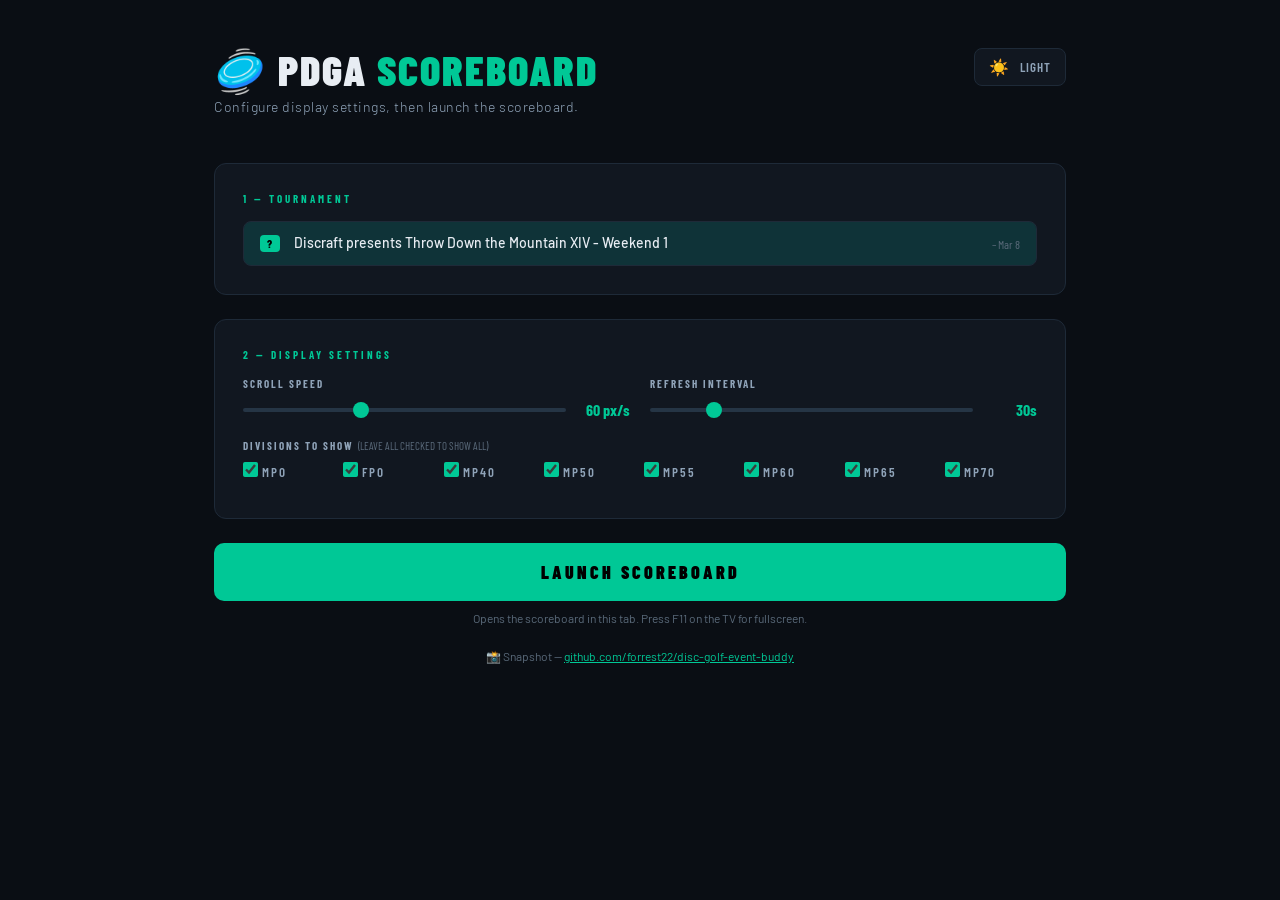
<file: docs/demo/index.html>
<!doctype html>
<html lang="en">
  <head>
    <meta charset="UTF-8" />
    <meta name="viewport" content="width=device-width, initial-scale=1.0" />
    <title>PDGA Scoreboard &mdash; Discraft presents Throw Down the Mountain XIV - Weekend 1</title>
    <link
      rel="stylesheet"
      href="theme.css"
    />
    <style>
      html, body { min-height: 100vh; }
      .page { max-width: 900px; margin: 0 auto; padding: 48px 24px 80px; }

      .header { display: flex; align-items: flex-start; justify-content: space-between; margin-bottom: 48px; }
      .header-left h1 { font-family: 'Barlow Condensed', sans-serif; font-size: 42px; font-weight: 900; letter-spacing: 2px; text-transform: uppercase; line-height: 1; color: var(--text); }
      .header-left h1 span { color: var(--accent); }
      .header-left p { margin-top: 8px; font-size: 14px; color: var(--text2); font-weight: 300; letter-spacing: 0.5px; }

      .theme-toggle { display: flex; align-items: center; gap: 10px; cursor: pointer; padding: 8px 14px; border-radius: 8px; border: 1px solid var(--border); background: var(--surface); color: var(--text2); font-family: 'Barlow Condensed', sans-serif; font-size: 13px; font-weight: 600; letter-spacing: 1px; text-transform: uppercase; transition: all 0.2s; user-select: none; }
      .theme-toggle:hover { border-color: var(--accent); color: var(--accent); }
      .theme-toggle .icon { font-size: 16px; }

      .section-title { font-family: 'Barlow Condensed', sans-serif; font-size: 11px; font-weight: 700; letter-spacing: 3px; text-transform: uppercase; color: var(--accent); margin-bottom: 16px; }
      .card { background: var(--surface); border: 1px solid var(--border); border-radius: 12px; padding: 28px; margin-bottom: 24px; transition: background 0.3s, border-color 0.3s; }

      .search-wrap { position: relative; margin-bottom: 12px; }
      .search-wrap .icon { position: absolute; left: 14px; top: 50%; transform: translateY(-50%); color: var(--muted); font-size: 16px; pointer-events: none; }
      #search { width: 100%; padding: 12px 14px 12px 42px; background: var(--surface2); border: 1px solid var(--border); border-radius: 8px; color: var(--text); font-family: 'Barlow', sans-serif; font-size: 15px; outline: none; transition: border-color 0.2s; }
      #search:focus { border-color: var(--accent); }
      #search::placeholder { color: var(--muted); }

      .tier-filters { display: flex; flex-wrap: wrap; gap: 6px; margin-bottom: 16px; }
      .tier-pill { padding: 4px 12px; border-radius: 20px; border: 1px solid var(--border); background: transparent; color: var(--text2); font-family: 'Barlow Condensed', sans-serif; font-size: 12px; font-weight: 700; letter-spacing: 1px; cursor: pointer; transition: all 0.15s; text-transform: uppercase; }
      .tier-pill:hover { border-color: var(--accent); color: var(--accent); }
      .tier-pill.active { background: var(--accent); border-color: var(--accent); color: #000; }

      #events-list { max-height: 340px; overflow-y: auto; border: 1px solid var(--border); border-radius: 8px; background: var(--card-bg); }
      #events-list::-webkit-scrollbar { width: 6px; }
      #events-list::-webkit-scrollbar-track { background: transparent; }
      #events-list::-webkit-scrollbar-thumb { background: var(--border2); border-radius: 3px; }

      .event-item { display: flex; align-items: center; padding: 12px 16px; border-bottom: 1px solid var(--border); cursor: pointer; transition: background 0.15s; gap: 14px; }
      .event-item:last-child { border-bottom: none; }
      .event-item:hover { background: var(--hover-bg); }
      .event-item.selected { background: var(--selected-bg); }
      .event-item .tier-badge { font-family: 'Barlow Condensed', sans-serif; font-size: 11px; font-weight: 800; letter-spacing: 1px; padding: 2px 7px; border-radius: 4px; background: var(--surface2); color: var(--text2); white-space: nowrap; flex-shrink: 0; }
      .event-item.selected .tier-badge { background: var(--accent); color: #000; }
      .event-item .event-info { flex: 1; min-width: 0; }
      .event-item .event-name { font-size: 14px; font-weight: 500; color: var(--text); white-space: nowrap; overflow: hidden; text-overflow: ellipsis; }
      .event-item .event-meta { font-size: 12px; color: var(--text2); margin-top: 2px; }
      .event-item .event-dates { font-family: 'Barlow Condensed', sans-serif; font-size: 12px; color: var(--muted); white-space: nowrap; flex-shrink: 0; }
      .events-loading, .events-empty { padding: 32px; text-align: center; color: var(--muted); font-size: 14px; }

      #selected-summary { display: none; margin-top: 16px; padding: 14px 18px; background: var(--selected-bg); border: 1px solid var(--accent-dim); border-radius: 8px; font-size: 14px; color: var(--text); }
      #selected-summary strong { color: var(--accent); }

      .settings-grid { display: grid; grid-template-columns: 1fr 1fr; gap: 20px; }
      @media (max-width: 560px) { .settings-grid { grid-template-columns: 1fr; } }
      .setting-group label { display: block; font-family: 'Barlow Condensed', sans-serif; font-size: 11px; font-weight: 700; letter-spacing: 2px; text-transform: uppercase; color: var(--text2); margin-bottom: 10px; }

      .slider-wrap { display: flex; align-items: center; gap: 12px; }
      input[type=range] { flex: 1; -webkit-appearance: none; height: 4px; border-radius: 2px; background: var(--border2); outline: none; }
      input[type=range]::-webkit-slider-thumb { -webkit-appearance: none; width: 16px; height: 16px; border-radius: 50%; background: var(--accent); cursor: pointer; transition: transform 0.15s; }
      input[type=range]::-webkit-slider-thumb:hover { transform: scale(1.2); }
      .slider-val { font-family: 'Barlow Condensed', sans-serif; font-size: 16px; font-weight: 700; color: var(--accent); min-width: 52px; text-align: right; }

      .div-grid { display: grid; grid-template-columns: repeat(auto-fill, minmax(90px, 1fr)); gap: 8px; }
      .div-check { display: flex; align-items: center; gap: 6px; cursor: pointer; }
      .div-check input[type=checkbox] { accent-color: var(--accent); width: 15px; height: 15px; cursor: pointer; }
      .div-check span { font-family: 'Barlow Condensed', sans-serif; font-size: 13px; font-weight: 600; color: var(--text2); }

      #launch-btn { display: block; width: 100%; padding: 18px; margin-top: 8px; background: var(--accent); color: #000; font-family: 'Barlow Condensed', sans-serif; font-size: 18px; font-weight: 900; letter-spacing: 3px; text-transform: uppercase; border: none; border-radius: 10px; cursor: pointer; transition: opacity 0.2s, transform 0.1s; }
      #launch-btn:hover:not(:disabled) { opacity: 0.9; transform: translateY(-1px); }
      #launch-btn:active:not(:disabled) { transform: translateY(0); }
      #launch-btn:disabled { opacity: 0.35; cursor: not-allowed; }
      .launch-hint { text-align: center; margin-top: 10px; font-size: 12px; color: var(--muted); }

       .snapshot-note { text-align: center; margin-top: 24px; font-size:
12px; color: var(--muted); } .snapshot-note a { color: var(--accent); } 
    </style>
  </head>
  <body>
    <div class="page">
      <div class="header">
        <div class="header-left">
          <h1>&#x1F94F; PDGA <span>Scoreboard</span></h1>
          <p>
            Configure display settings, then launch the scoreboard.
          </p>
        </div>
        <div
          class="theme-toggle"
          id="theme-toggle"
          title="Toggle dark/light mode"
        >
          <span class="icon" id="theme-icon">&#x2600;&#xFE0F;</span>
          <span id="theme-label">Light</span>
        </div>
      </div>

      <!-- Tournament section -->
      <div class="card">
        <div class="section-title">
          1 &#x2014; Tournament
        </div>
        
<div id="events-list">
  <div class="event-item selected">
    <span class="tier-badge" id="event-tier">?</span>
    <div class="event-info">
      <div class="event-name" id="event-name-el"></div>
      <div class="event-meta" id="event-meta-el"></div>
    </div>
    <span class="event-dates" id="event-dates-el"></span>
  </div>
</div>

      </div>

      <!-- Settings -->
      <div class="card">
        <div class="section-title">2 &#x2014; Display Settings</div>
        <div class="settings-grid">
          <div class="setting-group">
            <label>Scroll Speed</label>
            <div class="slider-wrap">
              <input
                type="range"
                id="scroll-speed"
                min="10"
                max="150"
                step="5"
                value="60"
              />
              <span class="slider-val" id="scroll-speed-val">60 px/s</span>
            </div>
          </div>

          <div class="setting-group">
            <label>Refresh Interval</label>
            <div class="slider-wrap">
              <input
                type="range"
                id="poll-interval"
                min="10"
                max="120"
                step="5"
                value="30"
              />
              <span class="slider-val" id="poll-interval-val">30s</span>
            </div>
          </div>

          <div class="setting-group" style="grid-column: 1 / -1">
            <label
              >Divisions to Show
              <span
                style="color: var(--muted); font-weight: 400; letter-spacing: 0"
                >(leave all checked to show all)</span
              ></label
            >
            <div class="div-grid" id="div-grid">
              
            </div>
          </div>
        </div>
      </div>

      <button
        id="launch-btn"
        
      >
        Launch Scoreboard
      </button>
      <p class="launch-hint">
        Opens the scoreboard in this tab. Press F11 on the TV for fullscreen.
      </p>
      
<p class="snapshot-note">
  &#x1F4F8; Snapshot &mdash;
  <a href="https://github.com/forrest22/disc-golf-event-buddy">github.com/forrest22/disc-golf-event-buddy</a>
</p>

    </div>

    <script src="landing.js"></script>
    <script>
      
const EVENT = {
  "tournId": "98453",
  "officialName": "Discraft presents Throw Down the Mountain XIV - Weekend 1",
  "tier": "?",
  "city": "",
  "stateProvince": "",
  "countryISO": "",
  "startDate": "",
  "endDate": "2026-03-08"
}; const DIVS = [
  {
    "code": "MPO",
    "name": "Mixed Pro Open"
  },
  {
    "code": "FPO",
    "name": "Women's Pro Open"
  },
  {
    "code": "MP40",
    "name": "Mixed Pro 40+"
  },
  {
    "code": "MP50",
    "name": "Mixed Pro 50+"
  },
  {
    "code": "MP55",
    "name": "Mixed Pro 55+"
  },
  {
    "code": "MP60",
    "name": "Mixed Pro 60+"
  },
  {
    "code": "MP65",
    "name": "Mixed Pro 65+"
  },
  {
    "code": "MP70",
    "name": "Mixed Pro 70+"
  }
];
const start = fmtDate(EVENT.startDate); const end = fmtDate(EVENT.endDate);
document.getElementById("event-tier").textContent = EVENT.tier || "?";
document.getElementById("event-name-el").textContent = EVENT.officialName || "";
document.getElementById("event-meta-el").textContent = [EVENT.city,
EVENT.stateProvince, EVENT.countryISO].filter(Boolean).join(", ");
document.getElementById("event-dates-el").textContent = start === end ? start : start + " \u2013 " + end;
renderDivisionCheckboxes(DIVS);
document.getElementById("launch-btn").addEventListener("click", () => {
Cookies.set("divisionFilter", [...divisionFilter]); window.location.href =
"scoreboard.html"; }); 
    </script>
  </body>
</html>
</file>
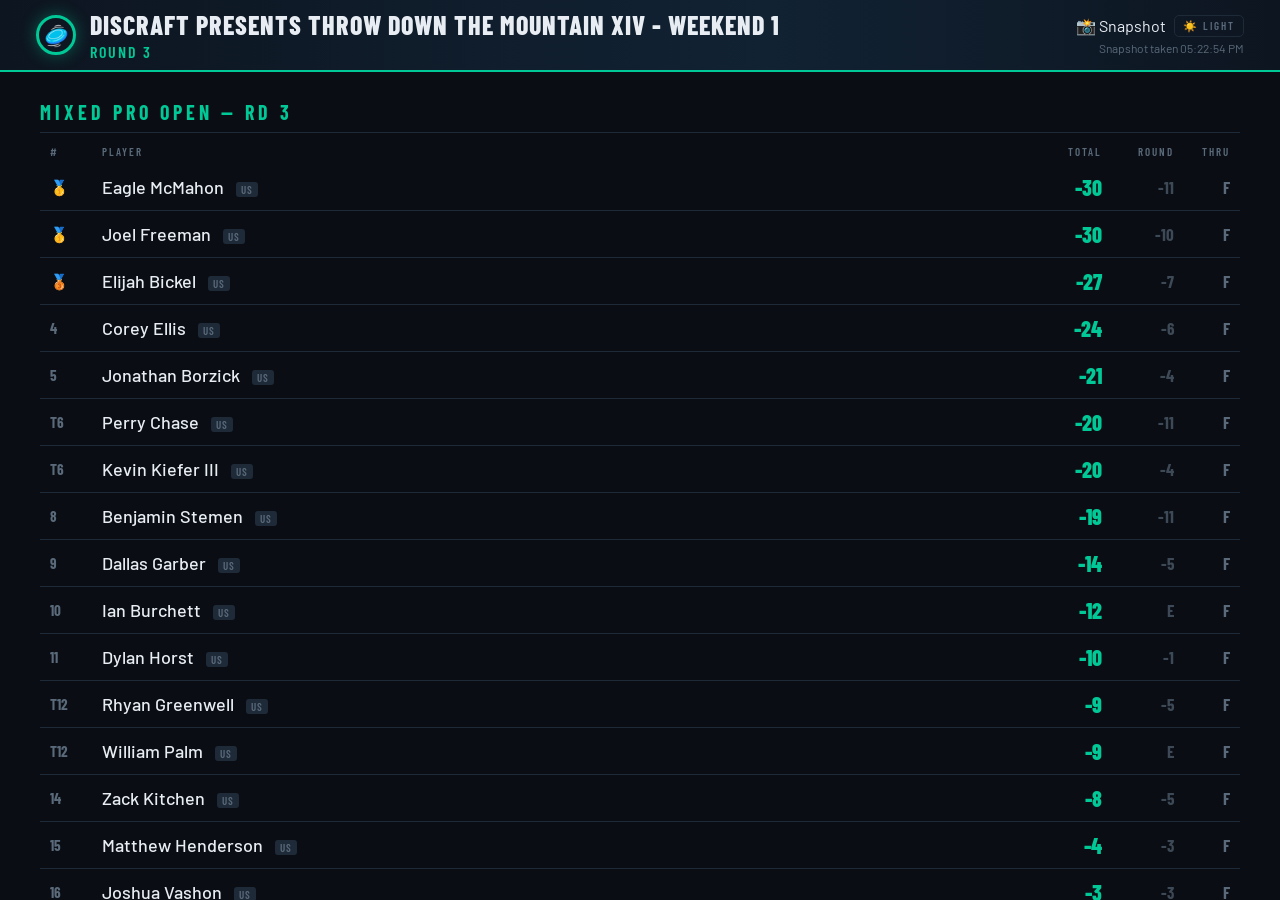
<file: docs/demo/scoreboard.html>
<!doctype html>
<html lang="en">
  <head>
    <meta charset="UTF-8" />
    <meta name="viewport" content="width=device-width, initial-scale=1.0" />
    <title>Discraft presents Throw Down the Mountain XIV - Weekend 1 -- PDGA Scoreboard Snapshot</title>
    <link
      rel="stylesheet"
      href="theme.css"
    />
    <style>
      /* ── Scoreboard-specific variables not in theme.css ── */
      :root {
        --header-h: 72px;
      }

      html,
      body {
        height: 100%;
        overflow: hidden;
      }

      /* Light mode header override */
      html.light #header {
        background: linear-gradient(90deg, #e0e8f0 0%, #d0dce8 60%, #e0e8f0 100%);
      }

      /* ── Header ── */
      #header {
        position: fixed;
        top: 0;
        left: 0;
        right: 0;
        height: var(--header-h);
        background: linear-gradient(90deg, #0d1520 0%, #112233 60%, #0d1520 100%);
        border-bottom: 2px solid var(--accent);
        display: flex;
        align-items: center;
        justify-content: space-between;
        padding: 0 36px;
        z-index: 100;
      }

      #header .logo-area {
        display: flex;
        align-items: center;
        gap: 14px;
      }

      #header .disc-icon {
        width: 40px;
        height: 40px;
        border-radius: 50%;
        border: 3px solid var(--accent);
        display: flex;
        align-items: center;
        justify-content: center;
        font-size: 20px;
        box-shadow: 0 0 16px rgba(0, 200, 150, 0.4);
      }

      #event-name {
        font-family: 'Barlow Condensed', sans-serif;
        font-size: 26px;
        font-weight: 800;
        letter-spacing: 1px;
        text-transform: uppercase;
        color: var(--text);
      }

      #event-round {
        font-family: 'Barlow Condensed', sans-serif;
        font-size: 16px;
        font-weight: 600;
        color: var(--accent);
        letter-spacing: 2px;
        text-transform: uppercase;
        margin-top: 2px;
      }

      #header .right {
        text-align: right;
      }

      /* ── Header right-top row: Live · Dark/Light · Settings ── */
      .right-top {
        display: flex;
        align-items: center;
        justify-content: flex-end;
        gap: 8px;
      }

      #live-badge {
        display: inline-flex;
        align-items: center;
        gap: 6px;
        background: var(--red);
        color: #fff;
        font-family: 'Barlow Condensed', sans-serif;
        font-size: 13px;
        font-weight: 700;
        letter-spacing: 2px;
        padding: 4px 10px;
        border-radius: 4px;
        text-transform: uppercase;
      }

      #live-badge .dot {
        width: 7px;
        height: 7px;
        background: #fff;
        border-radius: 50%;
        animation: blink 1.2s ease-in-out infinite;
      }

      @keyframes blink {

        0%,
        100% {
          opacity: 1;
        }

        50% {
          opacity: 0.2;
        }
      }

      /* Shared pill-button style for theme toggle and settings link */
      #theme-btn,
      #back-link {
        display: inline-block;
        background: none;
        border: 1px solid var(--border);
        border-radius: 5px;
        color: var(--muted);
        font-family: 'Barlow Condensed', sans-serif;
        font-size: 11px;
        font-weight: 600;
        letter-spacing: 2px;
        text-transform: uppercase;
        padding: 3px 8px;
        cursor: pointer;
        text-decoration: none;
        transition: color 0.2s, border-color 0.2s;
      }

      #theme-btn:hover,
      #back-link:hover {
        color: var(--accent);
        border-color: var(--accent);
      }

      #last-updated {
        font-size: 12px;
        color: var(--muted);
        margin-top: 4px;
      }

      #cache-badge {
        color: var(--gold);
        font-weight: 600;
        margin-right: 2px;
      }

      /* ── Scroll viewport ── */
      #scroll-viewport {
        position: fixed;
        top: var(--header-h);
        left: 0;
        right: 0;
        bottom: 0;
        overflow: hidden;
      }

      #scroll-track {
        display: flex;
        flex-direction: column;
        will-change: transform;
      }

      /* ── Division block ── */
      .division {
        padding: 28px 40px 12px;
      }

      .division-header {
        font-family: 'Barlow Condensed', sans-serif;
        font-size: 20px;
        font-weight: 700;
        letter-spacing: 4px;
        text-transform: uppercase;
        color: var(--accent);
        border-bottom: 1px solid var(--border);
        padding-bottom: 8px;
        margin-bottom: 6px;
      }

      /* ── Score table ── */
      table {
        width: 100%;
        border-collapse: collapse;
      }

      thead th {
        font-family: 'Barlow Condensed', sans-serif;
        font-size: 11px;
        font-weight: 600;
        letter-spacing: 2px;
        text-transform: uppercase;
        color: var(--muted);
        padding: 6px 10px;
        text-align: left;
      }

      thead th.num {
        text-align: right;
      }

      tbody tr {
        border-bottom: 1px solid var(--border);
        transition: background 0.2s;
      }

      tbody tr:hover {
        background: rgba(255, 255, 255, 0.03);
      }

      tbody td {
        padding: 10px 10px;
        font-size: 17px;
      }

      /* Place column */
      td.place {
        font-family: 'Barlow Condensed', sans-serif;
        font-size: 15px;
        font-weight: 700;
        width: 48px;
        color: var(--muted);
      }

      td.place.p1 {
        color: var(--gold);
      }

      td.place.p2 {
        color: var(--silver);
      }

      td.place.p3 {
        color: var(--bronze);
      }

      /* Name column */
      td.name {
        font-weight: 500;
        font-size: 18px;
      }

      /* Score column */
      td.score {
        font-family: 'Barlow Condensed', sans-serif;
        font-weight: 800;
        font-size: 22px;
        text-align: right;
        width: 90px;
      }

      td.score.under {
        color: var(--accent);
      }

      td.score.over {
        color: var(--red);
      }

      td.score.even {
        color: var(--muted);
      }

      /* Round and Thru columns — identical typography */
      td.round-score,
      td.thru {
        font-family: 'Barlow Condensed', sans-serif;
        font-weight: 700;
        font-size: 17px;
        text-align: right;
        color: var(--muted);
      }

      td.round-score {
        width: 72px;
      }

      td.thru {
        width: 56px;
      }

      td.dnf {
        color: var(--muted) !important;
        opacity: 1 !important;
      }

      /* Country badge */
      span.country {
        font-family: 'Barlow Condensed', sans-serif;
        font-size: 11px;
        font-weight: 600;
        letter-spacing: 1px;
        color: var(--muted);
        background: var(--border);
        border-radius: 3px;
        padding: 1px 5px;
        margin-left: 8px;
        vertical-align: middle;
      }

      /* ── Gap spacer between divisions ── */
      .spacer {
        height: 24px;
      }

      /* ── Loading state ── */
      #loading {
        position: fixed;
        inset: 0;
        display: flex;
        align-items: center;
        justify-content: center;
        background: var(--bg);
        font-family: 'Barlow Condensed', sans-serif;
        font-size: 24px;
        letter-spacing: 4px;
        color: var(--muted);
        text-transform: uppercase;
        z-index: 200;
      }

      /* ── Pause overlay (mouse move) ── */
      #paused-badge {
        position: fixed;
        bottom: 20px;
        right: 28px;
        background: rgba(0, 0, 0, 0.75);
        color: #a0b8cc;
        /* fixed light color — badge bg is always dark */
        font-family: 'Barlow Condensed', sans-serif;
        font-size: 13px;
        letter-spacing: 2px;
        padding: 6px 14px;
        border-radius: 4px;
        text-transform: uppercase;
        opacity: 0;
        transition: opacity 0.4s;
        pointer-events: none;
      }

      #paused-badge.visible {
        opacity: 1;
      }

        {
        % block extra_css %
      }

        {
        % endblock %
      }
    </style>
  </head>

  <body>
    <div id="loading">Loading scores…</div>

    <!-- Header -->
    <div id="header">
      <div class="logo-area">
        <div class="disc-icon">🥏</div>
        <div>
          <div id="event-name">Loading event…</div>
          <div id="event-round"></div>
        </div>
      </div>
      <div class="right">
        <div class="right-top">
          
<div id="snapshot-badge">&#x1F4F8; Snapshot</div>
<button id="theme-btn">&#x2600;&#xFE0F; Light</button>

        </div>
        <div id="last-updated">
          Snapshot taken 05:22:54 PM
        </div>
      </div>
    </div>

    <!-- Scrolling content -->
    <div id="scroll-viewport">
      <div id="scroll-track"></div>
    </div>

    <div id="paused-badge">⏸ Scroll paused</div>
    
<div id="static-banner">
    &#x1F4F8; Snapshot &middot; March 11, 2026 6:15 PM &middot; github.com/forrest22/disc-golf-event-buddy
</div>


    <script src="scoreboard.js"></script>
    <script>
      
const SCORES = {
  "tourn_id": "98453",
  "event_name": "Discraft presents Throw Down the Mountain XIV - Weekend 1",
  "event_round": "Round 3",
  "end_date": "2026-03-08",
  "last_updated": "05:22:54 PM",
  "divisions": [
    {
      "name": "Mixed Pro Open",
      "code": "MPO",
      "round": 3,
      "players": [
        {
          "place": 1,
          "place_display": "T1",
          "name": "Eagle McMahon",
          "short_name": "E. McMahon",
          "score": -30,
          "score_display": "-30",
          "round_score": "-11",
          "thru": "F",
          "country": "US",
          "rating": 1040
        },
        {
          "place": 1,
          "place_display": "T1",
          "name": "Joel Freeman",
          "short_name": "J. Freeman",
          "score": -30,
          "score_display": "-30",
          "round_score": "-10",
          "thru": "F",
          "country": "US",
          "rating": 1035
        },
        {
          "place": 3,
          "place_display": "3",
          "name": "Elijah Bickel",
          "short_name": "E. Bickel",
          "score": -27,
          "score_display": "-27",
          "round_score": "-7",
          "thru": "F",
          "country": "US",
          "rating": 1024
        },
        {
          "place": 4,
          "place_display": "4",
          "name": "Corey Ellis",
          "short_name": "C. Ellis",
          "score": -24,
          "score_display": "-24",
          "round_score": "-6",
          "thru": "F",
          "country": "US",
          "rating": 1031
        },
        {
          "place": 5,
          "place_display": "5",
          "name": "Jonathan Borzick",
          "short_name": "J. Borzick",
          "score": -21,
          "score_display": "-21",
          "round_score": "-4",
          "thru": "F",
          "country": "US",
          "rating": 1029
        },
        {
          "place": 6,
          "place_display": "T6",
          "name": "Perry Chase",
          "short_name": "P. Chase",
          "score": -20,
          "score_display": "-20",
          "round_score": "-11",
          "thru": "F",
          "country": "US",
          "rating": 997
        },
        {
          "place": 6,
          "place_display": "T6",
          "name": "Kevin Kiefer III",
          "short_name": "K. Kiefer III",
          "score": -20,
          "score_display": "-20",
          "round_score": "-4",
          "thru": "F",
          "country": "US",
          "rating": 1023
        },
        {
          "place": 8,
          "place_display": "8",
          "name": "Benjamin Stemen",
          "short_name": "B. Stemen",
          "score": -19,
          "score_display": "-19",
          "round_score": "-11",
          "thru": "F",
          "country": "US",
          "rating": 1036
        },
        {
          "place": 9,
          "place_display": "9",
          "name": "Dallas Garber",
          "short_name": "D. Garber",
          "score": -14,
          "score_display": "-14",
          "round_score": "-5",
          "thru": "F",
          "country": "US",
          "rating": 1021
        },
        {
          "place": 10,
          "place_display": "10",
          "name": "Ian Burchett",
          "short_name": "I. Burchett",
          "score": -12,
          "score_display": "-12",
          "round_score": "E",
          "thru": "F",
          "country": "US",
          "rating": 1006
        },
        {
          "place": 11,
          "place_display": "11",
          "name": "Dylan Horst",
          "short_name": "D. Horst",
          "score": -10,
          "score_display": "-10",
          "round_score": "-1",
          "thru": "F",
          "country": "US",
          "rating": 1014
        },
        {
          "place": 12,
          "place_display": "T12",
          "name": "Rhyan Greenwell",
          "short_name": "R. Greenwell",
          "score": -9,
          "score_display": "-9",
          "round_score": "-5",
          "thru": "F",
          "country": "US",
          "rating": 999
        },
        {
          "place": 12,
          "place_display": "T12",
          "name": "William Palm",
          "short_name": "W. Palm",
          "score": -9,
          "score_display": "-9",
          "round_score": "E",
          "thru": "F",
          "country": "US",
          "rating": 984
        },
        {
          "place": 14,
          "place_display": "14",
          "name": "Zack Kitchen",
          "short_name": "Z. Kitchen",
          "score": -8,
          "score_display": "-8",
          "round_score": "-5",
          "thru": "F",
          "country": "US",
          "rating": 990
        },
        {
          "place": 15,
          "place_display": "15",
          "name": "Matthew Henderson",
          "short_name": "M. Henderson",
          "score": -4,
          "score_display": "-4",
          "round_score": "-3",
          "thru": "F",
          "country": "US",
          "rating": 990
        },
        {
          "place": 16,
          "place_display": "16",
          "name": "Joshua Vashon",
          "short_name": "J. Vashon",
          "score": -3,
          "score_display": "-3",
          "round_score": "-3",
          "thru": "F",
          "country": "US",
          "rating": 976
        },
        {
          "place": 17,
          "place_display": "T17",
          "name": "Caleb Henson",
          "short_name": "C. Henson",
          "score": -2,
          "score_display": "-2",
          "round_score": "-3",
          "thru": "F",
          "country": "US",
          "rating": 981
        },
        {
          "place": 17,
          "place_display": "T17",
          "name": "Ben Welfley",
          "short_name": "B. Welfley",
          "score": -2,
          "score_display": "-2",
          "round_score": "E",
          "thru": "F",
          "country": "US",
          "rating": 968
        },
        {
          "place": 19,
          "place_display": "19",
          "name": "Alex Ferry",
          "short_name": "A. Ferry",
          "score": -1,
          "score_display": "-1",
          "round_score": "-4",
          "thru": "F",
          "country": "US",
          "rating": 972
        },
        {
          "place": 20,
          "place_display": "20",
          "name": "Edward Ward",
          "short_name": "E. Ward",
          "score": 2,
          "score_display": "+2",
          "round_score": "-1",
          "thru": "F",
          "country": "US",
          "rating": 993
        },
        {
          "place": 21,
          "place_display": "21",
          "name": "Malakai Lawrence",
          "short_name": "M. Lawrence",
          "score": 3,
          "score_display": "+3",
          "round_score": "+1",
          "thru": "F",
          "country": "US",
          "rating": 973
        },
        {
          "place": 22,
          "place_display": "22",
          "name": "Griffin Hunt",
          "short_name": "G. Hunt",
          "score": 6,
          "score_display": "+6",
          "round_score": "+10",
          "thru": "F",
          "country": "US",
          "rating": 965
        },
        {
          "place": 23,
          "place_display": "23",
          "name": "Eli Brown",
          "short_name": "E. Brown",
          "score": 7,
          "score_display": "+7",
          "round_score": "E",
          "thru": "F",
          "country": "US",
          "rating": 965
        },
        {
          "place": 24,
          "place_display": "24",
          "name": "Isaac Cullum",
          "short_name": "I. Cullum",
          "score": 10,
          "score_display": "+10",
          "round_score": "+5",
          "thru": "F",
          "country": "US",
          "rating": 935
        },
        {
          "place": 25,
          "place_display": "T25",
          "name": "Brennan Russell",
          "short_name": "B. Russell",
          "score": 11,
          "score_display": "+11",
          "round_score": "+1",
          "thru": "F",
          "country": "US",
          "rating": 955
        },
        {
          "place": 25,
          "place_display": "T25",
          "name": "Josh McKisic",
          "short_name": "J. McKisic",
          "score": 11,
          "score_display": "+11",
          "round_score": "+3",
          "thru": "F",
          "country": "US",
          "rating": 967
        },
        {
          "place": 27,
          "place_display": "27",
          "name": "Cameron Messerschmidt",
          "short_name": "C. Messerschmidt",
          "score": 13,
          "score_display": "+13",
          "round_score": "-1",
          "thru": "F",
          "country": "US",
          "rating": 973
        },
        {
          "place": 28,
          "place_display": "T28",
          "name": "Gary Voltz",
          "short_name": "G. Voltz",
          "score": 14,
          "score_display": "+14",
          "round_score": "E",
          "thru": "F",
          "country": "US",
          "rating": 964
        },
        {
          "place": 28,
          "place_display": "T28",
          "name": "Logan Hall",
          "short_name": "L. Hall",
          "score": 14,
          "score_display": "+14",
          "round_score": "+4",
          "thru": "F",
          "country": "US",
          "rating": 943
        },
        {
          "place": 30,
          "place_display": "30",
          "name": "Andrew Cook",
          "short_name": "A. Cook",
          "score": 16,
          "score_display": "+16",
          "round_score": "+9",
          "thru": "F",
          "country": "US",
          "rating": 974
        },
        {
          "place": 31,
          "place_display": "31",
          "name": "Christopher Stoddard",
          "short_name": "C. Stoddard",
          "score": 17,
          "score_display": "+17",
          "round_score": "+4",
          "thru": "F",
          "country": "US",
          "rating": 952
        },
        {
          "place": 32,
          "place_display": "32",
          "name": "Christopher Milan",
          "short_name": "C. Milan",
          "score": 20,
          "score_display": "+20",
          "round_score": "+6",
          "thru": "F",
          "country": "US",
          "rating": 951
        },
        {
          "place": 33,
          "place_display": "33",
          "name": "Aaron Snanigan",
          "short_name": "A. Snanigan",
          "score": 36,
          "score_display": "+36",
          "round_score": "+7",
          "thru": "F",
          "country": "US",
          "rating": 878
        },
        {
          "place": 34,
          "place_display": "34",
          "name": "Christian Senger",
          "short_name": "C. Senger",
          "score": null,
          "score_display": "DNF",
          "round_score": "DNF",
          "thru": "F",
          "country": "US",
          "rating": 970
        },
        {
          "place": 35,
          "place_display": "35",
          "name": "John Gibbons",
          "short_name": "J. Gibbons",
          "score": null,
          "score_display": "DNF",
          "round_score": "DNF",
          "thru": "F",
          "country": "US",
          "rating": 947
        },
        {
          "place": 36,
          "place_display": "T36",
          "name": "Jake Lapierre",
          "short_name": "J. Lapierre",
          "score": null,
          "score_display": "DNF",
          "round_score": "DNF",
          "thru": "F",
          "country": "US",
          "rating": 962
        },
        {
          "place": 36,
          "place_display": "T36",
          "name": "Steven Andrews",
          "short_name": "S. Andrews",
          "score": null,
          "score_display": "DNF",
          "round_score": "DNF",
          "thru": "F",
          "country": "US",
          "rating": 959
        },
        {
          "place": 38,
          "place_display": "38",
          "name": "Brandon Cournoyer",
          "short_name": "B. Cournoyer",
          "score": null,
          "score_display": "DNF",
          "round_score": "DNF",
          "thru": "F",
          "country": "US",
          "rating": 963
        },
        {
          "place": 39,
          "place_display": "39",
          "name": "Kyle Chiasson",
          "short_name": "K. Chiasson",
          "score": null,
          "score_display": "DNF",
          "round_score": "DNF",
          "thru": "F",
          "country": "CA",
          "rating": 955
        }
      ]
    },
    {
      "name": "Women's Pro Open",
      "code": "FPO",
      "round": 3,
      "players": [
        {
          "place": 1,
          "place_display": "1",
          "name": "Ohn Scoggins",
          "short_name": "O. Scoggins",
          "score": -29,
          "score_display": "-29",
          "round_score": "-10",
          "thru": "F",
          "country": "US",
          "rating": 985
        },
        {
          "place": 2,
          "place_display": "2",
          "name": "Jordan Lynds",
          "short_name": "J. Lynds",
          "score": -17,
          "score_display": "-17",
          "round_score": "-5",
          "thru": "F",
          "country": "US",
          "rating": 949
        },
        {
          "place": 3,
          "place_display": "3",
          "name": "Catrina Allen",
          "short_name": "C. Allen",
          "score": -16,
          "score_display": "-16",
          "round_score": "E",
          "thru": "F",
          "country": "US",
          "rating": 958
        },
        {
          "place": 4,
          "place_display": "4",
          "name": "Nid Ovathanasin",
          "short_name": "N. Ovathanasin",
          "score": -1,
          "score_display": "-1",
          "round_score": "-3",
          "thru": "F",
          "country": "US",
          "rating": 925
        },
        {
          "place": 5,
          "place_display": "5",
          "name": "Morgan Lynds",
          "short_name": "M. Lynds",
          "score": 0,
          "score_display": "E",
          "round_score": "+3",
          "thru": "F",
          "country": "US",
          "rating": 932
        },
        {
          "place": 6,
          "place_display": "6",
          "name": "Sandy Gast",
          "short_name": "S. Gast",
          "score": 4,
          "score_display": "+4",
          "round_score": "+2",
          "thru": "F",
          "country": "US",
          "rating": 894
        },
        {
          "place": 7,
          "place_display": "7",
          "name": "Rebecca Minnick",
          "short_name": "R. Minnick",
          "score": 5,
          "score_display": "+5",
          "round_score": "-2",
          "thru": "F",
          "country": "US",
          "rating": 870
        },
        {
          "place": 8,
          "place_display": "8",
          "name": "Rebecca Frazer",
          "short_name": "R. Frazer",
          "score": 10,
          "score_display": "+10",
          "round_score": "+1",
          "thru": "F",
          "country": "US",
          "rating": 912
        },
        {
          "place": 9,
          "place_display": "9",
          "name": "Ratana McMahon",
          "short_name": "R. McMahon",
          "score": 13,
          "score_display": "+13",
          "round_score": "+5",
          "thru": "F",
          "country": "US",
          "rating": 898
        },
        {
          "place": 10,
          "place_display": "10",
          "name": "Katana Taylor",
          "short_name": "K. Taylor",
          "score": 14,
          "score_display": "+14",
          "round_score": "+1",
          "thru": "F",
          "country": "US",
          "rating": 873
        },
        {
          "place": 11,
          "place_display": "11",
          "name": "Madison Borzick",
          "short_name": "M. Borzick",
          "score": 21,
          "score_display": "+21",
          "round_score": "+4",
          "thru": "F",
          "country": "US",
          "rating": 856
        },
        {
          "place": 12,
          "place_display": "12",
          "name": "Amber Chiasson",
          "short_name": "A. Chiasson",
          "score": null,
          "score_display": "DNF",
          "round_score": "DNF",
          "thru": "F",
          "country": "CA",
          "rating": 891
        }
      ]
    },
    {
      "name": "Mixed Pro 40+",
      "code": "MP40",
      "round": 3,
      "players": [
        {
          "place": 1,
          "place_display": "1",
          "name": "Cale Leiviska",
          "short_name": "C. Leiviska",
          "score": -28,
          "score_display": "-28",
          "round_score": "-6",
          "thru": "F",
          "country": "US",
          "rating": 1036
        },
        {
          "place": 2,
          "place_display": "2",
          "name": "JohnE McCray",
          "short_name": "J. McCray",
          "score": -26,
          "score_display": "-26",
          "round_score": "-5",
          "thru": "F",
          "country": "US",
          "rating": 1015
        },
        {
          "place": 3,
          "place_display": "3",
          "name": "Trevor Harbolt",
          "short_name": "T. Harbolt",
          "score": -14,
          "score_display": "-14",
          "round_score": "-4",
          "thru": "F",
          "country": "US",
          "rating": 994
        },
        {
          "place": 4,
          "place_display": "4",
          "name": "Elijah Garrison",
          "short_name": "E. Garrison",
          "score": -6,
          "score_display": "-6",
          "round_score": "+3",
          "thru": "F",
          "country": "US",
          "rating": 999
        },
        {
          "place": 5,
          "place_display": "5",
          "name": "Cole Wehrheim",
          "short_name": "C. Wehrheim",
          "score": -1,
          "score_display": "-1",
          "round_score": "E",
          "thru": "F",
          "country": "US",
          "rating": 994
        },
        {
          "place": 6,
          "place_display": "6",
          "name": "Tony Hoffer",
          "short_name": "T. Hoffer",
          "score": 0,
          "score_display": "E",
          "round_score": "+10",
          "thru": "F",
          "country": "US",
          "rating": 999
        },
        {
          "place": 7,
          "place_display": "T7",
          "name": "Andrew Garrett",
          "short_name": "A. Garrett",
          "score": 1,
          "score_display": "+1",
          "round_score": "+1",
          "thru": "F",
          "country": "US",
          "rating": 981
        },
        {
          "place": 7,
          "place_display": "T7",
          "name": "Mark Kistner",
          "short_name": "M. Kistner",
          "score": 1,
          "score_display": "+1",
          "round_score": "+4",
          "thru": "F",
          "country": "US",
          "rating": 973
        },
        {
          "place": 9,
          "place_display": "9",
          "name": "David Eilers",
          "short_name": "D. Eilers",
          "score": 2,
          "score_display": "+2",
          "round_score": "-3",
          "thru": "F",
          "country": "US",
          "rating": 982
        },
        {
          "place": 10,
          "place_display": "10",
          "name": "Chris Villa",
          "short_name": "C. Villa",
          "score": 3,
          "score_display": "+3",
          "round_score": "+7",
          "thru": "F",
          "country": "US",
          "rating": 1007
        },
        {
          "place": 11,
          "place_display": "11",
          "name": "Leif Force",
          "short_name": "L. Force",
          "score": 4,
          "score_display": "+4",
          "round_score": "-2",
          "thru": "F",
          "country": "US",
          "rating": 982
        },
        {
          "place": 12,
          "place_display": "12",
          "name": "Jay Boogie",
          "short_name": "J. Boogie",
          "score": 7,
          "score_display": "+7",
          "round_score": "+2",
          "thru": "F",
          "country": "US",
          "rating": 991
        },
        {
          "place": 13,
          "place_display": "T13",
          "name": "Scott Puskas",
          "short_name": "S. Puskas",
          "score": 8,
          "score_display": "+8",
          "round_score": "E",
          "thru": "F",
          "country": "US",
          "rating": 965
        },
        {
          "place": 13,
          "place_display": "T13",
          "name": "Robert Knoblauch",
          "short_name": "R. Knoblauch",
          "score": 8,
          "score_display": "+8",
          "round_score": "+2",
          "thru": "F",
          "country": "US",
          "rating": 965
        },
        {
          "place": 15,
          "place_display": "15",
          "name": "Allen Hermosillo",
          "short_name": "A. Hermosillo",
          "score": 12,
          "score_display": "+12",
          "round_score": "-2",
          "thru": "F",
          "country": "US",
          "rating": 983
        },
        {
          "place": 16,
          "place_display": "T16",
          "name": "Travis Webber",
          "short_name": "T. Webber",
          "score": 18,
          "score_display": "+18",
          "round_score": "+4",
          "thru": "F",
          "country": "US",
          "rating": 947
        },
        {
          "place": 16,
          "place_display": "T16",
          "name": "Brian Glass",
          "short_name": "B. Glass",
          "score": 18,
          "score_display": "+18",
          "round_score": "+6",
          "thru": "F",
          "country": "US",
          "rating": 947
        },
        {
          "place": 16,
          "place_display": "T16",
          "name": "Bryan Sanetti",
          "short_name": "B. Sanetti",
          "score": 18,
          "score_display": "+18",
          "round_score": "+7",
          "thru": "F",
          "country": "US",
          "rating": 931
        },
        {
          "place": 16,
          "place_display": "T16",
          "name": "Taylor Dutto",
          "short_name": "T. Dutto",
          "score": 18,
          "score_display": "+18",
          "round_score": "+8",
          "thru": "F",
          "country": "US",
          "rating": 955
        },
        {
          "place": 20,
          "place_display": "20",
          "name": "Kenneth Hinchey",
          "short_name": "K. Hinchey",
          "score": 19,
          "score_display": "+19",
          "round_score": "+7",
          "thru": "F",
          "country": "US",
          "rating": 933
        },
        {
          "place": 21,
          "place_display": "21",
          "name": "David Slocum",
          "short_name": "D. Slocum",
          "score": 20,
          "score_display": "+20",
          "round_score": "+9",
          "thru": "F",
          "country": "US",
          "rating": 938
        },
        {
          "place": 22,
          "place_display": "22",
          "name": "Dan Hanson",
          "short_name": "D. Hanson",
          "score": 21,
          "score_display": "+21",
          "round_score": "+9",
          "thru": "F",
          "country": "US",
          "rating": 936
        },
        {
          "place": 23,
          "place_display": "23",
          "name": "Robert Gillis",
          "short_name": "R. Gillis",
          "score": 24,
          "score_display": "+24",
          "round_score": "+9",
          "thru": "F",
          "country": "US",
          "rating": 934
        },
        {
          "place": 24,
          "place_display": "24",
          "name": "Jonathan Hokes",
          "short_name": "J. Hokes",
          "score": 25,
          "score_display": "+25",
          "round_score": "+11",
          "thru": "F",
          "country": "US",
          "rating": 935
        },
        {
          "place": 25,
          "place_display": "T25",
          "name": "Braden Korn",
          "short_name": "B. Korn",
          "score": 27,
          "score_display": "+27",
          "round_score": "+11",
          "thru": "F",
          "country": "US",
          "rating": 916
        },
        {
          "place": 25,
          "place_display": "T25",
          "name": "Jimmy Quinn",
          "short_name": "J. Quinn",
          "score": 27,
          "score_display": "+27",
          "round_score": "+11",
          "thru": "F",
          "country": "US",
          "rating": 912
        },
        {
          "place": 27,
          "place_display": "27",
          "name": "Matthew Welborn",
          "short_name": "M. Welborn",
          "score": 35,
          "score_display": "+35",
          "round_score": "+13",
          "thru": "F",
          "country": "US",
          "rating": 922
        },
        {
          "place": 28,
          "place_display": "28",
          "name": "Alan Schutte",
          "short_name": "A. Schutte",
          "score": null,
          "score_display": "DNF",
          "round_score": "DNF",
          "thru": "F",
          "country": "US",
          "rating": 974
        },
        {
          "place": 29,
          "place_display": "29",
          "name": "Mike Hermes",
          "short_name": "M. Hermes",
          "score": null,
          "score_display": "DNF",
          "round_score": "DNF",
          "thru": "F",
          "country": "US",
          "rating": 954
        },
        {
          "place": 30,
          "place_display": "T30",
          "name": "Adam Schackmann",
          "short_name": "A. Schackmann",
          "score": null,
          "score_display": "DNF",
          "round_score": "DNF",
          "thru": "F",
          "country": "US",
          "rating": 961
        },
        {
          "place": 30,
          "place_display": "T30",
          "name": "Marc Juliano",
          "short_name": "M. Juliano",
          "score": null,
          "score_display": "DNF",
          "round_score": "DNF",
          "thru": "F",
          "country": "US",
          "rating": 932
        },
        {
          "place": 32,
          "place_display": "32",
          "name": "Drew Guy",
          "short_name": "D. Guy",
          "score": null,
          "score_display": "DNF",
          "round_score": "DNF",
          "thru": "F",
          "country": "US",
          "rating": 927
        },
        {
          "place": 33,
          "place_display": "33",
          "name": "Arthur Moody",
          "short_name": "A. Moody",
          "score": null,
          "score_display": "DNF",
          "round_score": "DNF",
          "thru": "F",
          "country": "US",
          "rating": 919
        },
        {
          "place": 34,
          "place_display": "34",
          "name": "James Polo",
          "short_name": "J. Polo",
          "score": null,
          "score_display": "DNF",
          "round_score": "DNF",
          "thru": "F",
          "country": "US",
          "rating": 911
        },
        {
          "place": 35,
          "place_display": "35",
          "name": "Joseph Kulp",
          "short_name": "J. Kulp",
          "score": 8,
          "score_display": "+8",
          "round_score": "E",
          "thru": "F",
          "country": "US",
          "rating": 958
        }
      ]
    },
    {
      "name": "Mixed Pro 50+",
      "code": "MP50",
      "round": 3,
      "players": [
        {
          "place": 1,
          "place_display": "1",
          "name": "Bob Kulchuk",
          "short_name": "B. Kulchuk",
          "score": -8,
          "score_display": "-8",
          "round_score": "+2",
          "thru": "F",
          "country": "US",
          "rating": 951
        },
        {
          "place": 2,
          "place_display": "T2",
          "name": "Chris Stone",
          "short_name": "C. Stone",
          "score": -6,
          "score_display": "-6",
          "round_score": "-6",
          "thru": "F",
          "country": "US",
          "rating": 956
        },
        {
          "place": 2,
          "place_display": "T2",
          "name": "Don Johnson",
          "short_name": "D. Johnson",
          "score": -6,
          "score_display": "-6",
          "round_score": "-6",
          "thru": "F",
          "country": "US",
          "rating": 959
        },
        {
          "place": 4,
          "place_display": "T4",
          "name": "Jack Fan",
          "short_name": "J. Fan",
          "score": -2,
          "score_display": "-2",
          "round_score": "-3",
          "thru": "F",
          "country": "US",
          "rating": 952
        },
        {
          "place": 4,
          "place_display": "T4",
          "name": "Chad Yeatts",
          "short_name": "C. Yeatts",
          "score": -2,
          "score_display": "-2",
          "round_score": "+2",
          "thru": "F",
          "country": "US",
          "rating": 954
        },
        {
          "place": 6,
          "place_display": "6",
          "name": "Drew Miller",
          "short_name": "D. Miller",
          "score": 1,
          "score_display": "+1",
          "round_score": "E",
          "thru": "F",
          "country": "US",
          "rating": 957
        },
        {
          "place": 7,
          "place_display": "7",
          "name": "Ben Boyter",
          "short_name": "B. Boyter",
          "score": 3,
          "score_display": "+3",
          "round_score": "+2",
          "thru": "F",
          "country": "US",
          "rating": 931
        },
        {
          "place": 8,
          "place_display": "8",
          "name": "Pete Wilson",
          "short_name": "P. Wilson",
          "score": 5,
          "score_display": "+5",
          "round_score": "E",
          "thru": "F",
          "country": "US",
          "rating": 910
        },
        {
          "place": 9,
          "place_display": "9",
          "name": "Norman Fitzgerald",
          "short_name": "N. Fitzgerald",
          "score": 10,
          "score_display": "+10",
          "round_score": "+1",
          "thru": "F",
          "country": "US",
          "rating": 927
        },
        {
          "place": 10,
          "place_display": "10",
          "name": "Chris Jeffers",
          "short_name": "C. Jeffers",
          "score": 11,
          "score_display": "+11",
          "round_score": "+2",
          "thru": "F",
          "country": "US",
          "rating": 924
        },
        {
          "place": 11,
          "place_display": "11",
          "name": "Ty Gage",
          "short_name": "T. Gage",
          "score": 14,
          "score_display": "+14",
          "round_score": "+9",
          "thru": "F",
          "country": "US",
          "rating": 882
        },
        {
          "place": 12,
          "place_display": "12",
          "name": "John Kucaba",
          "short_name": "J. Kucaba",
          "score": 16,
          "score_display": "+16",
          "round_score": "+4",
          "thru": "F",
          "country": "US",
          "rating": 898
        },
        {
          "place": 13,
          "place_display": "13",
          "name": "Brock Beeney",
          "short_name": "B. Beeney",
          "score": 29,
          "score_display": "+29",
          "round_score": "+8",
          "thru": "F",
          "country": "US",
          "rating": 900
        }
      ]
    },
    {
      "name": "Mixed Pro 55+",
      "code": "MP55",
      "round": 3,
      "players": [
        {
          "place": 1,
          "place_display": "1",
          "name": "Baxter Frost",
          "short_name": "B. Frost",
          "score": -7,
          "score_display": "-7",
          "round_score": "-6",
          "thru": "F",
          "country": "US",
          "rating": 968
        },
        {
          "place": 2,
          "place_display": "2",
          "name": "Billy Seaman",
          "short_name": "B. Seaman",
          "score": -4,
          "score_display": "-4",
          "round_score": "-2",
          "thru": "F",
          "country": "US",
          "rating": 948
        },
        {
          "place": 3,
          "place_display": "T3",
          "name": "Jay Bowman",
          "short_name": "J. Bowman",
          "score": -1,
          "score_display": "-1",
          "round_score": "-8",
          "thru": "F",
          "country": "US",
          "rating": 947
        },
        {
          "place": 3,
          "place_display": "T3",
          "name": "Damon Clark",
          "short_name": "D. Clark",
          "score": -1,
          "score_display": "-1",
          "round_score": "E",
          "thru": "F",
          "country": "US",
          "rating": 938
        },
        {
          "place": 5,
          "place_display": "5",
          "name": "Jay Dugmore",
          "short_name": "J. Dugmore",
          "score": 1,
          "score_display": "+1",
          "round_score": "E",
          "thru": "F",
          "country": "US",
          "rating": 971
        },
        {
          "place": 6,
          "place_display": "6",
          "name": "Alan Hause",
          "short_name": "A. Hause",
          "score": 3,
          "score_display": "+3",
          "round_score": "+3",
          "thru": "F",
          "country": "US",
          "rating": 934
        },
        {
          "place": 7,
          "place_display": "7",
          "name": "Mike Cain",
          "short_name": "M. Cain",
          "score": 5,
          "score_display": "+5",
          "round_score": "-4",
          "thru": "F",
          "country": "US",
          "rating": 945
        },
        {
          "place": 8,
          "place_display": "8",
          "name": "Matt Turi",
          "short_name": "M. Turi",
          "score": 8,
          "score_display": "+8",
          "round_score": "+2",
          "thru": "F",
          "country": "US",
          "rating": 928
        },
        {
          "place": 9,
          "place_display": "9",
          "name": "Ken Vella",
          "short_name": "K. Vella",
          "score": 9,
          "score_display": "+9",
          "round_score": "+7",
          "thru": "F",
          "country": "US",
          "rating": 930
        },
        {
          "place": 10,
          "place_display": "T10",
          "name": "Steve Greer",
          "short_name": "S. Greer",
          "score": 11,
          "score_display": "+11",
          "round_score": "+5",
          "thru": "F",
          "country": "US",
          "rating": 935
        },
        {
          "place": 10,
          "place_display": "T10",
          "name": "Eric Williams",
          "short_name": "E. Williams",
          "score": 11,
          "score_display": "+11",
          "round_score": "+6",
          "thru": "F",
          "country": "US",
          "rating": 912
        },
        {
          "place": 12,
          "place_display": "T12",
          "name": "Chuck Jaqueth",
          "short_name": "C. Jaqueth",
          "score": 14,
          "score_display": "+14",
          "round_score": "+1",
          "thru": "F",
          "country": "US",
          "rating": 901
        },
        {
          "place": 12,
          "place_display": "T12",
          "name": "Mark Guldner",
          "short_name": "M. Guldner",
          "score": 14,
          "score_display": "+14",
          "round_score": "+6",
          "thru": "F",
          "country": "US",
          "rating": 913
        },
        {
          "place": 14,
          "place_display": "14",
          "name": "Scott Sproule",
          "short_name": "S. Sproule",
          "score": null,
          "score_display": "DNF",
          "round_score": "DNF",
          "thru": "F",
          "country": "US",
          "rating": 925
        }
      ]
    },
    {
      "name": "Mixed Pro 60+",
      "code": "MP60",
      "round": 3,
      "players": [
        {
          "place": 1,
          "place_display": "1",
          "name": "Randy Beers",
          "short_name": "R. Beers",
          "score": -22,
          "score_display": "-22",
          "round_score": "-9",
          "thru": "F",
          "country": "US",
          "rating": 947
        },
        {
          "place": 2,
          "place_display": "2",
          "name": "Laymon Gray",
          "short_name": "L. Gray",
          "score": -20,
          "score_display": "-20",
          "round_score": "-6",
          "thru": "F",
          "country": "US",
          "rating": 977
        },
        {
          "place": 3,
          "place_display": "3",
          "name": "Andrew Back",
          "short_name": "A. Back",
          "score": -18,
          "score_display": "-18",
          "round_score": "-8",
          "thru": "F",
          "country": "US",
          "rating": 954
        },
        {
          "place": 4,
          "place_display": "T4",
          "name": "Gary Judd",
          "short_name": "G. Judd",
          "score": -15,
          "score_display": "-15",
          "round_score": "-6",
          "thru": "F",
          "country": "US",
          "rating": 957
        },
        {
          "place": 4,
          "place_display": "T4",
          "name": "James Luppino",
          "short_name": "J. Luppino",
          "score": -15,
          "score_display": "-15",
          "round_score": "-5",
          "thru": "F",
          "country": "US",
          "rating": 933
        },
        {
          "place": 6,
          "place_display": "6",
          "name": "Daniel Marcus",
          "short_name": "D. Marcus",
          "score": -13,
          "score_display": "-13",
          "round_score": "-3",
          "thru": "F",
          "country": "US",
          "rating": 940
        },
        {
          "place": 7,
          "place_display": "7",
          "name": "Brendan Smith",
          "short_name": "B. Smith",
          "score": -12,
          "score_display": "-12",
          "round_score": "-3",
          "thru": "F",
          "country": "US",
          "rating": 958
        },
        {
          "place": 8,
          "place_display": "8",
          "name": "Rick Hunt",
          "short_name": "R. Hunt",
          "score": -10,
          "score_display": "-10",
          "round_score": "E",
          "thru": "F",
          "country": "US",
          "rating": 927
        },
        {
          "place": 9,
          "place_display": "T9",
          "name": "CR Willey",
          "short_name": "C. Willey",
          "score": -7,
          "score_display": "-7",
          "round_score": "-4",
          "thru": "F",
          "country": "US",
          "rating": 922
        },
        {
          "place": 9,
          "place_display": "T9",
          "name": "Barry Flesch",
          "short_name": "B. Flesch",
          "score": -7,
          "score_display": "-7",
          "round_score": "E",
          "thru": "F",
          "country": "US",
          "rating": 928
        },
        {
          "place": 11,
          "place_display": "T11",
          "name": "James Jurden",
          "short_name": "J. Jurden",
          "score": -5,
          "score_display": "-5",
          "round_score": "-4",
          "thru": "F",
          "country": "US",
          "rating": 937
        },
        {
          "place": 11,
          "place_display": "T11",
          "name": "Rick Bates",
          "short_name": "R. Bates",
          "score": -5,
          "score_display": "-5",
          "round_score": "-2",
          "thru": "F",
          "country": "US",
          "rating": 924
        },
        {
          "place": 13,
          "place_display": "13",
          "name": "Doug Chase",
          "short_name": "D. Chase",
          "score": -4,
          "score_display": "-4",
          "round_score": "-1",
          "thru": "F",
          "country": "US",
          "rating": 927
        },
        {
          "place": 14,
          "place_display": "14",
          "name": "John Marcus",
          "short_name": "J. Marcus",
          "score": 2,
          "score_display": "+2",
          "round_score": "-2",
          "thru": "F",
          "country": "US",
          "rating": 907
        },
        {
          "place": 15,
          "place_display": "T15",
          "name": "Todd Belrose",
          "short_name": "T. Belrose",
          "score": 6,
          "score_display": "+6",
          "round_score": "-4",
          "thru": "F",
          "country": "US",
          "rating": 909
        },
        {
          "place": 15,
          "place_display": "T15",
          "name": "Rich Darter",
          "short_name": "R. Darter",
          "score": 6,
          "score_display": "+6",
          "round_score": "+7",
          "thru": "F",
          "country": "US",
          "rating": 888
        },
        {
          "place": 17,
          "place_display": "17",
          "name": "Bill Giroux",
          "short_name": "B. Giroux",
          "score": null,
          "score_display": "DNF",
          "round_score": "DNF",
          "thru": "F",
          "country": "US",
          "rating": 922
        }
      ]
    },
    {
      "name": "Mixed Pro 65+",
      "code": "MP65",
      "round": 3,
      "players": [
        {
          "place": 1,
          "place_display": "1",
          "name": "J. Gary Dropcho",
          "short_name": "J. Dropcho",
          "score": -15,
          "score_display": "-15",
          "round_score": "-4",
          "thru": "F",
          "country": "US",
          "rating": 942
        },
        {
          "place": 2,
          "place_display": "2",
          "name": "Bill Rohe",
          "short_name": "B. Rohe",
          "score": -14,
          "score_display": "-14",
          "round_score": "-7",
          "thru": "F",
          "country": "US",
          "rating": 952
        },
        {
          "place": 3,
          "place_display": "3",
          "name": "Dan Rigg",
          "short_name": "D. Rigg",
          "score": -12,
          "score_display": "-12",
          "round_score": "-7",
          "thru": "F",
          "country": "US",
          "rating": 946
        },
        {
          "place": 4,
          "place_display": "4",
          "name": "Mark Barber",
          "short_name": "M. Barber",
          "score": -9,
          "score_display": "-9",
          "round_score": "-2",
          "thru": "F",
          "country": "US",
          "rating": 941
        },
        {
          "place": 5,
          "place_display": "5",
          "name": "Steve Hardyman",
          "short_name": "S. Hardyman",
          "score": -7,
          "score_display": "-7",
          "round_score": "-7",
          "thru": "F",
          "country": "US",
          "rating": 900
        },
        {
          "place": 6,
          "place_display": "6",
          "name": "Stephen Schickler",
          "short_name": "S. Schickler",
          "score": -2,
          "score_display": "-2",
          "round_score": "+2",
          "thru": "F",
          "country": "US",
          "rating": 945
        },
        {
          "place": 7,
          "place_display": "7",
          "name": "Anthony Gruszka",
          "short_name": "A. Gruszka",
          "score": 2,
          "score_display": "+2",
          "round_score": "+4",
          "thru": "F",
          "country": "US",
          "rating": 909
        },
        {
          "place": 8,
          "place_display": "8",
          "name": "Danny McDonnell",
          "short_name": "D. McDonnell",
          "score": 7,
          "score_display": "+7",
          "round_score": "+4",
          "thru": "F",
          "country": "US",
          "rating": 899
        },
        {
          "place": 9,
          "place_display": "9",
          "name": "Keith Johnson",
          "short_name": "K. Johnson",
          "score": 28,
          "score_display": "+28",
          "round_score": "+10",
          "thru": "F",
          "country": "US",
          "rating": 876
        }
      ]
    },
    {
      "name": "Mixed Pro 70+",
      "code": "MP70",
      "round": 3,
      "players": [
        {
          "place": 1,
          "place_display": "1",
          "name": "John Weber",
          "short_name": "J. Weber",
          "score": 8,
          "score_display": "+8",
          "round_score": "+1",
          "thru": "F",
          "country": "US",
          "rating": 847
        }
      ]
    }
  ]
};
      
      
renderScores(SCORES);
document.getElementById("event-name").textContent = SCORES.event_name || "PDGA Event";
document.getElementById("event-round").textContent = SCORES.event_round || "";
document.getElementById("loading").style.display = "none";
scrollStartTime = performance.now();
    </script>
  </body>
</html>
</file>
<file: docs/demo/theme.css>
/*
 * theme.css — Shared design tokens and base styles
 *
 * Imported by both landing.html and scoreboard.html.
 * Contains: Google Fonts, CSS variables (dark + light), and body base styles.
 *
 * Dark theme is the default (:root).
 * Light theme activates via the `light` class on <html> or <body>
 * (landing uses body.light, scoreboard uses html.light — both are declared here).
 */

@import url("https://fonts.googleapis.com/css2?family=Barlow+Condensed:wght@400;600;700;800;900&family=Barlow:wght@300;400;500;600&display=swap");

/* ── Dark theme (default) ── */
:root {
  --bg: #0a0e14;
  --surface: #111720;
  --surface2: #162030;
  --border: #1e2a38;
  --border2: #253545;
  --accent: #00c896;
  --accent-dim: #00533e;
  --accent-glow: rgba(0, 200, 150, 0.15);
  --red: #ff4d4d;
  --gold: #f5c842;
  --silver: #a8b8c8;
  --bronze: #cd7f3a;
  --text: #e8edf3;
  --text2: #8fa3b8;
  --muted: #5a6a7a;
  --input-bg: #0f1824;
  --card-bg: #111d2b;
  --hover-bg: rgba(0, 200, 150, 0.07);
  --selected-bg: rgba(0, 200, 150, 0.13);
}

/* ── Light theme ── */
/* Applied via html.light (scoreboard) or body.light (landing) */
html.light,
body.light {
  --bg: #f0f4f8;
  --surface: #ffffff;
  --surface2: #e8eef5;
  --border: #c8d5e2;
  --border2: #b0c0d0;
  --accent: #008f6b;
  --accent-dim: #004d3a;
  --accent-glow: rgba(0, 143, 107, 0.1);
  --red: #d93636;
  --gold: #c9a000;
  --silver: #607080;
  --bronze: #a05a20;
  --text: #1a2634;
  --text2: #4a6070;
  --muted: #3a5268;
  --input-bg: #ffffff;
  --card-bg: #f8fafb;
  --hover-bg: rgba(0, 143, 107, 0.06);
  --selected-bg: rgba(0, 143, 107, 0.1);
}

/* ── Base body styles ── */
*,
*::before,
*::after {
  box-sizing: border-box;
  margin: 0;
  padding: 0;
}

body {
  background: var(--bg);
  color: var(--text);
  font-family: "Barlow", sans-serif;
  transition:
    background 0.3s,
    color 0.3s;
}
</file>
